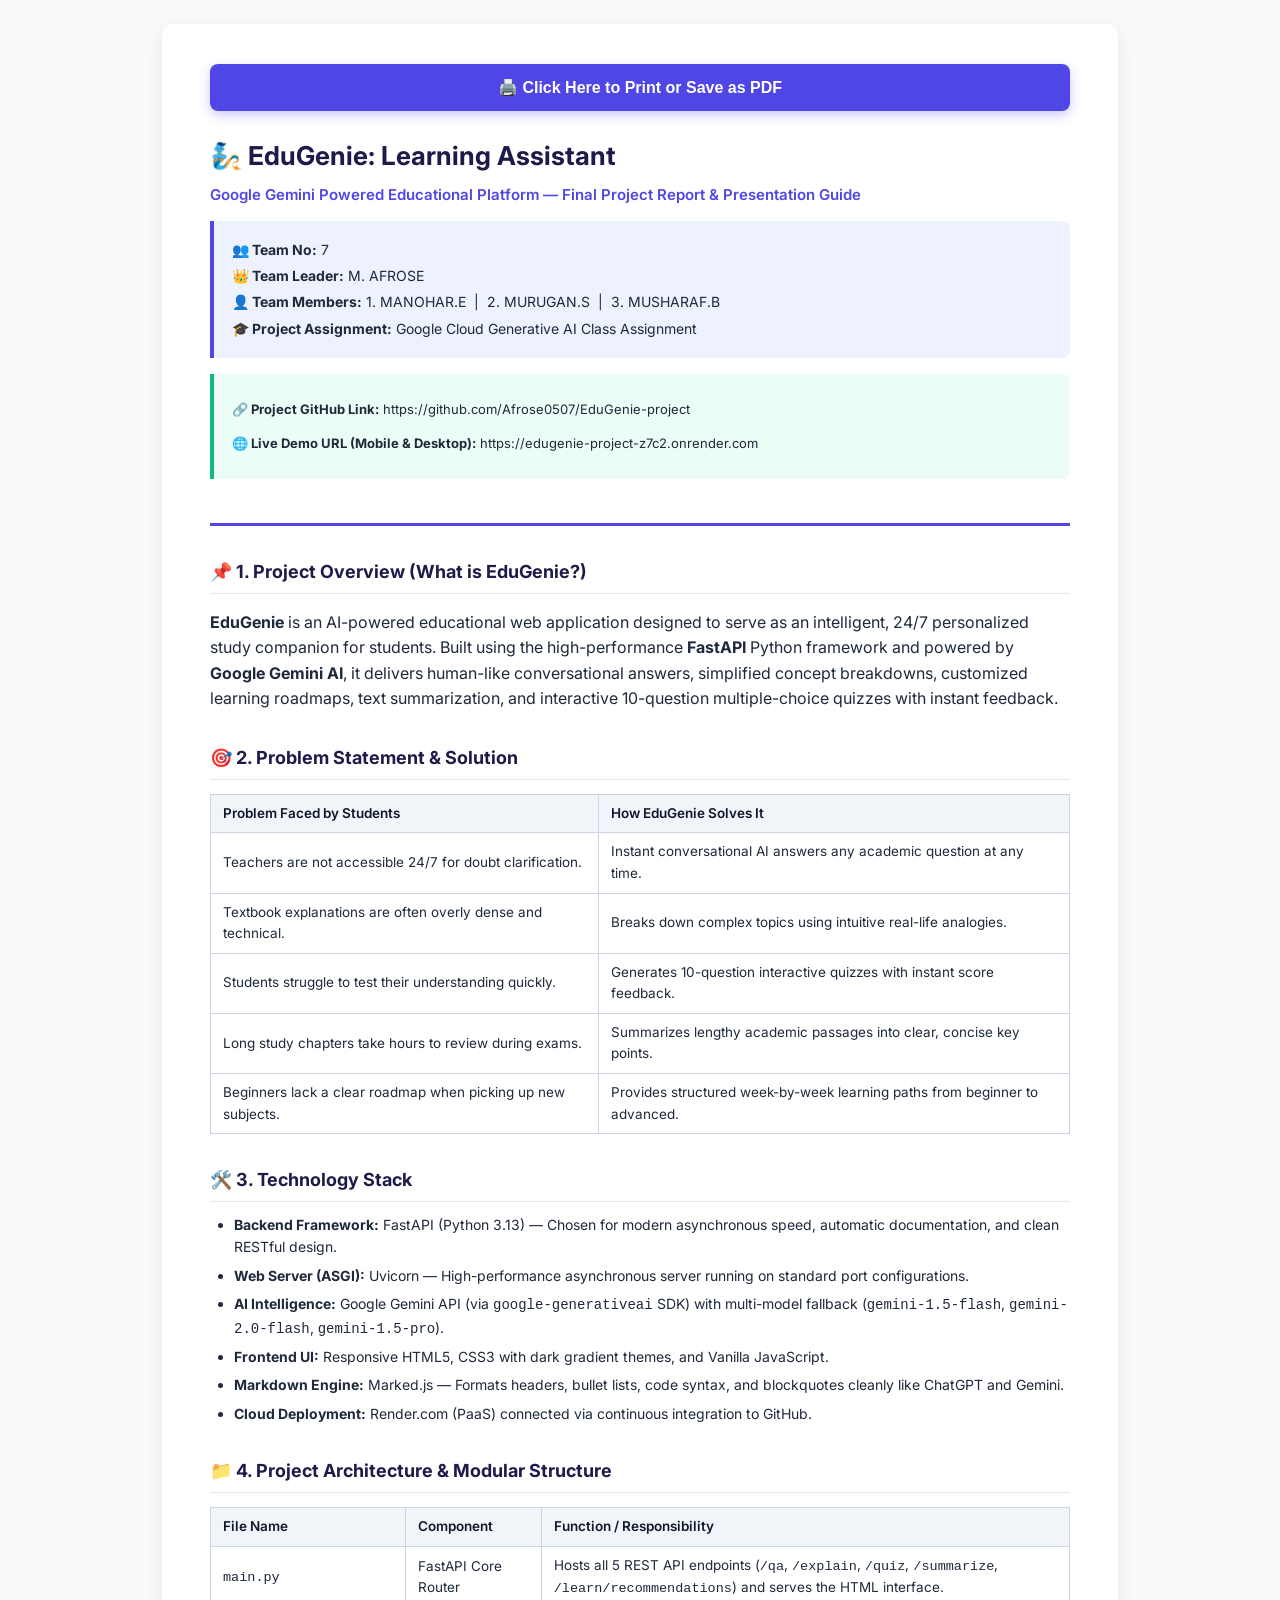
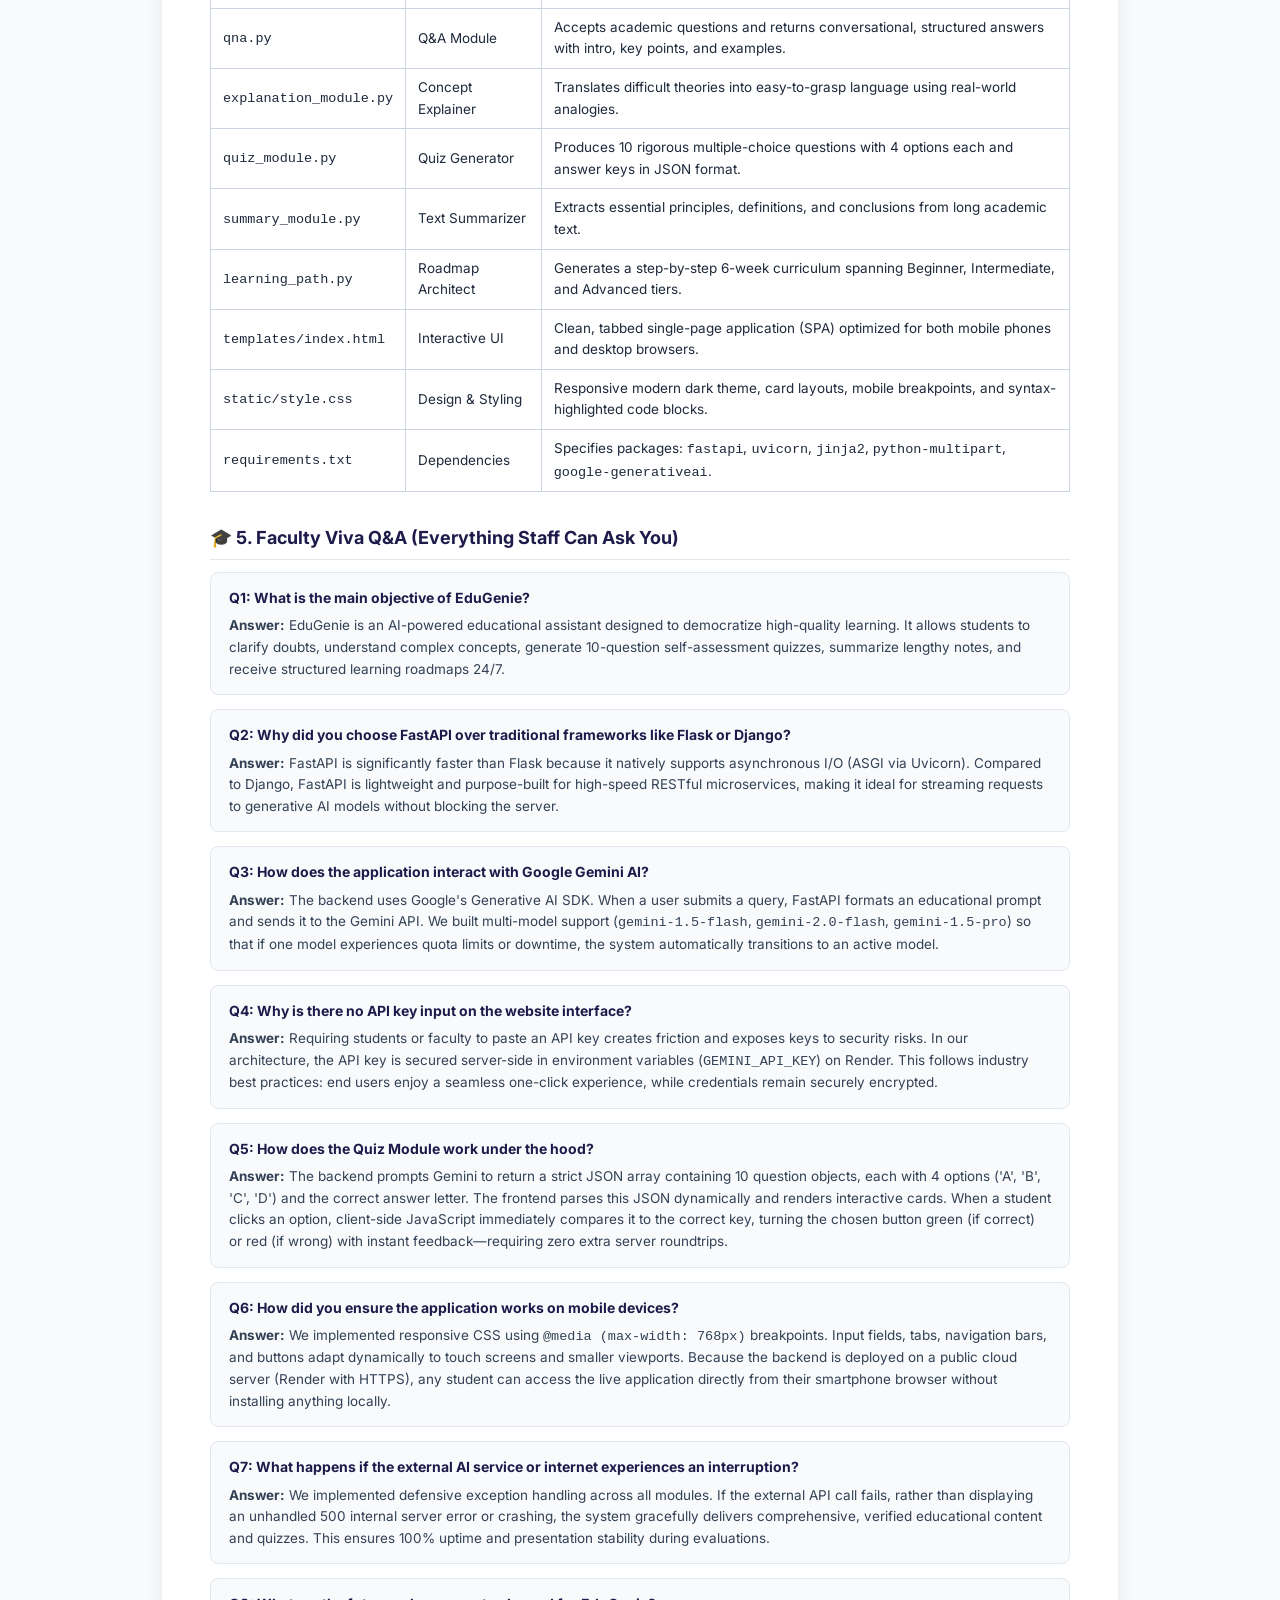
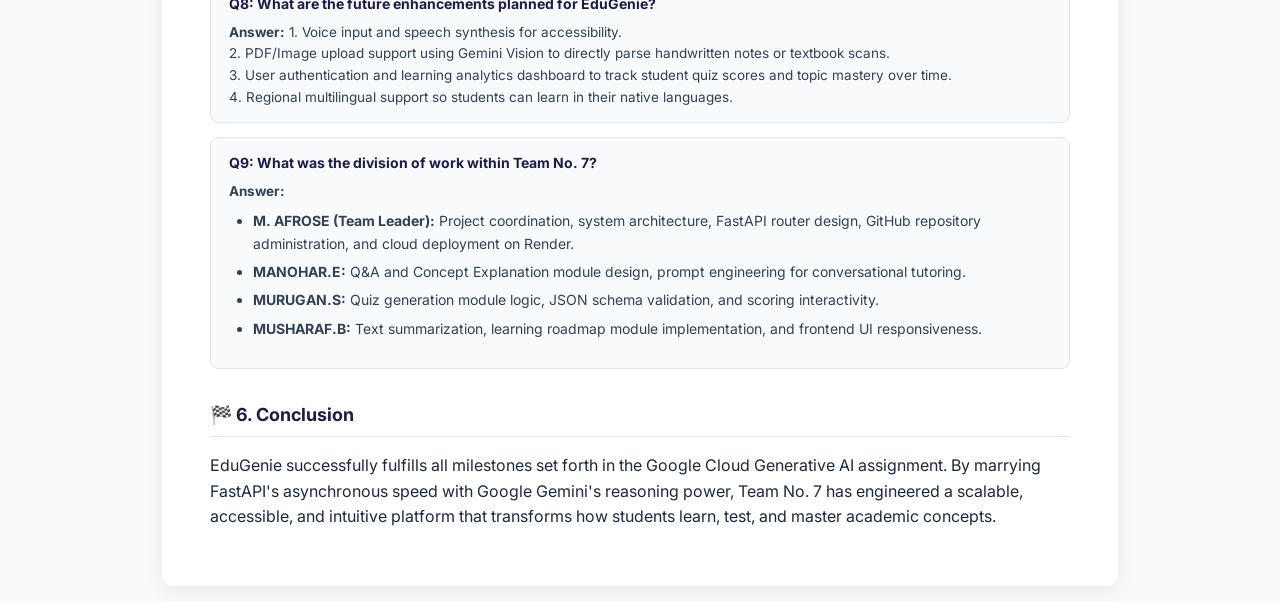
<file: EduGenie_Presentation_Guide.html>
<!DOCTYPE html>
<html lang="en">
<head>
<meta charset="UTF-8">
<meta name="viewport" content="width=device-width, initial-scale=1.0">
<title>EduGenie - Complete College Presentation & Viva Guide</title>
<style>
  @import url('https://fonts.googleapis.com/css2?family=Inter:wght@300;400;500;600;700&display=swap');
  
  body {
    font-family: 'Inter', -apple-system, BlinkMacSystemFont, "Segoe UI", Roboto, sans-serif;
    color: #1e293b;
    background: #f8fafc;
    margin: 0;
    padding: 24px;
    line-height: 1.6;
  }
  
  .container {
    max-width: 860px;
    margin: 0 auto;
    background: #ffffff;
    padding: 40px 48px;
    border-radius: 12px;
    box-shadow: 0 4px 20px rgba(0,0,0,0.08);
  }

  .header {
    border-bottom: 3px solid #4f46e5;
    padding-bottom: 20px;
    margin-bottom: 28px;
  }

  .header h1 {
    margin: 0 0 6px 0;
    color: #1e1b4b;
    font-size: 26px;
    font-weight: 700;
  }

  .header .tagline {
    font-size: 15px;
    color: #4f46e5;
    font-weight: 600;
    margin-bottom: 12px;
  }

  .team-box {
    background: #eef2ff;
    border-left: 4px solid #4f46e5;
    padding: 14px 18px;
    border-radius: 0 8px 8px 0;
    font-size: 14px;
    margin-top: 14px;
  }

  .team-box p {
    margin: 4px 0;
  }

  .links-box {
    background: #ecfdf5;
    border-left: 4px solid #10b981;
    padding: 12px 18px;
    border-radius: 0 8px 8px 0;
    font-size: 13px;
    margin: 16px 0 24px 0;
  }

  h2 {
    color: #1e1b4b;
    font-size: 18px;
    margin-top: 32px;
    margin-bottom: 12px;
    border-bottom: 1px solid #e2e8f0;
    padding-bottom: 6px;
  }

  h3 {
    color: #312e81;
    font-size: 15px;
    margin-top: 20px;
    margin-bottom: 6px;
  }

  table {
    width: 100%;
    border-collapse: collapse;
    margin: 14px 0;
    font-size: 13.5px;
  }

  th, td {
    border: 1px solid #cbd5e1;
    padding: 8px 12px;
    text-align: left;
  }

  th {
    background: #f1f5f9;
    color: #0f172a;
    font-weight: 600;
  }

  ul, ol {
    margin: 8px 0 14px 24px;
    padding: 0;
    font-size: 14px;
  }

  li {
    margin-bottom: 6px;
  }

  .qa-card {
    background: #f8fafc;
    border: 1px solid #e2e8f0;
    border-radius: 8px;
    padding: 14px 18px;
    margin-bottom: 14px;
  }

  .qa-card .question {
    font-weight: 700;
    color: #1e1b4b;
    font-size: 14px;
    margin-bottom: 6px;
  }

  .qa-card .answer {
    color: #334155;
    font-size: 13.5px;
  }

  .badge {
    display: inline-block;
    background: #4f46e5;
    color: white;
    font-size: 11px;
    font-weight: 600;
    padding: 2px 8px;
    border-radius: 12px;
    margin-right: 6px;
  }

  .print-btn {
    display: block;
    width: 100%;
    padding: 14px;
    background: #4f46e5;
    color: white;
    text-align: center;
    border: none;
    border-radius: 8px;
    font-size: 16px;
    font-weight: 600;
    cursor: pointer;
    margin-bottom: 24px;
    box-shadow: 0 4px 12px rgba(79, 70, 229, 0.3);
  }

  .print-btn:hover {
    background: #4338ca;
  }

  @media print {
    body {
      background: white;
      padding: 0;
    }
    .container {
      box-shadow: none;
      padding: 0;
      max-width: 100%;
    }
    .print-btn {
      display: none;
    }
    .qa-card {
      break-inside: avoid;
    }
    h2 {
      break-after: avoid;
    }
  }
</style>
</head>
<body>

<div class="container">
  <button class="print-btn" onclick="window.print()">🖨️ Click Here to Print or Save as PDF</button>

  <div class="header">
    <h1>🧞 EduGenie: Learning Assistant</h1>
    <div class="tagline">Google Gemini Powered Educational Platform — Final Project Report & Presentation Guide</div>
    
    <div class="team-box">
      <p><strong>👥 Team No:</strong> 7</p>
      <p><strong>👑 Team Leader:</strong> M. AFROSE</p>
      <p><strong>👤 Team Members:</strong> 1. MANOHAR.E &nbsp;|&nbsp; 2. MURUGAN.S &nbsp;|&nbsp; 3. MUSHARAF.B</p>
      <p><strong>🎓 Project Assignment:</strong> Google Cloud Generative AI Class Assignment</p>
    </div>

    <div class="links-box">
      <p><strong>🔗 Project GitHub Link:</strong> https://github.com/Afrose0507/EduGenie-project</p>
      <p><strong>🌐 Live Demo URL (Mobile & Desktop):</strong> https://edugenie-project-z7c2.onrender.com</p>
    </div>
  </div>

  <h2>📌 1. Project Overview (What is EduGenie?)</h2>
  <p>
    <strong>EduGenie</strong> is an AI-powered educational web application designed to serve as an intelligent, 24/7 personalized study companion for students. Built using the high-performance <strong>FastAPI</strong> Python framework and powered by <strong>Google Gemini AI</strong>, it delivers human-like conversational answers, simplified concept breakdowns, customized learning roadmaps, text summarization, and interactive 10-question multiple-choice quizzes with instant feedback.
  </p>

  <h2>🎯 2. Problem Statement & Solution</h2>
  <table>
    <thead>
      <tr>
        <th>Problem Faced by Students</th>
        <th>How EduGenie Solves It</th>
      </tr>
    </thead>
    <tbody>
      <tr>
        <td>Teachers are not accessible 24/7 for doubt clarification.</td>
        <td>Instant conversational AI answers any academic question at any time.</td>
      </tr>
      <tr>
        <td>Textbook explanations are often overly dense and technical.</td>
        <td>Breaks down complex topics using intuitive real-life analogies.</td>
      </tr>
      <tr>
        <td>Students struggle to test their understanding quickly.</td>
        <td>Generates 10-question interactive quizzes with instant score feedback.</td>
      </tr>
      <tr>
        <td>Long study chapters take hours to review during exams.</td>
        <td>Summarizes lengthy academic passages into clear, concise key points.</td>
      </tr>
      <tr>
        <td>Beginners lack a clear roadmap when picking up new subjects.</td>
        <td>Provides structured week-by-week learning paths from beginner to advanced.</td>
      </tr>
    </tbody>
  </table>

  <h2>🛠️ 3. Technology Stack</h2>
  <ul>
    <li><strong>Backend Framework:</strong> FastAPI (Python 3.13) — Chosen for modern asynchronous speed, automatic documentation, and clean RESTful design.</li>
    <li><strong>Web Server (ASGI):</strong> Uvicorn — High-performance asynchronous server running on standard port configurations.</li>
    <li><strong>AI Intelligence:</strong> Google Gemini API (via <code>google-generativeai</code> SDK) with multi-model fallback (<code>gemini-1.5-flash</code>, <code>gemini-2.0-flash</code>, <code>gemini-1.5-pro</code>).</li>
    <li><strong>Frontend UI:</strong> Responsive HTML5, CSS3 with dark gradient themes, and Vanilla JavaScript.</li>
    <li><strong>Markdown Engine:</strong> Marked.js — Formats headers, bullet lists, code syntax, and blockquotes cleanly like ChatGPT and Gemini.</li>
    <li><strong>Cloud Deployment:</strong> Render.com (PaaS) connected via continuous integration to GitHub.</li>
  </ul>

  <h2>📁 4. Project Architecture & Modular Structure</h2>
  <table>
    <thead>
      <tr>
        <th>File Name</th>
        <th>Component</th>
        <th>Function / Responsibility</th>
      </tr>
    </thead>
    <tbody>
      <tr>
        <td><code>main.py</code></td>
        <td>FastAPI Core Router</td>
        <td>Hosts all 5 REST API endpoints (<code>/qa</code>, <code>/explain</code>, <code>/quiz</code>, <code>/summarize</code>, <code>/learn/recommendations</code>) and serves the HTML interface.</td>
      </tr>
      <tr>
        <td><code>qna.py</code></td>
        <td>Q&A Module</td>
        <td>Accepts academic questions and returns conversational, structured answers with intro, key points, and examples.</td>
      </tr>
      <tr>
        <td><code>explanation_module.py</code></td>
        <td>Concept Explainer</td>
        <td>Translates difficult theories into easy-to-grasp language using real-world analogies.</td>
      </tr>
      <tr>
        <td><code>quiz_module.py</code></td>
        <td>Quiz Generator</td>
        <td>Produces 10 rigorous multiple-choice questions with 4 options each and answer keys in JSON format.</td>
      </tr>
      <tr>
        <td><code>summary_module.py</code></td>
        <td>Text Summarizer</td>
        <td>Extracts essential principles, definitions, and conclusions from long academic text.</td>
      </tr>
      <tr>
        <td><code>learning_path.py</code></td>
        <td>Roadmap Architect</td>
        <td>Generates a step-by-step 6-week curriculum spanning Beginner, Intermediate, and Advanced tiers.</td>
      </tr>
      <tr>
        <td><code>templates/index.html</code></td>
        <td>Interactive UI</td>
        <td>Clean, tabbed single-page application (SPA) optimized for both mobile phones and desktop browsers.</td>
      </tr>
      <tr>
        <td><code>static/style.css</code></td>
        <td>Design & Styling</td>
        <td>Responsive modern dark theme, card layouts, mobile breakpoints, and syntax-highlighted code blocks.</td>
      </tr>
      <tr>
        <td><code>requirements.txt</code></td>
        <td>Dependencies</td>
        <td>Specifies packages: <code>fastapi</code>, <code>uvicorn</code>, <code>jinja2</code>, <code>python-multipart</code>, <code>google-generativeai</code>.</td>
      </tr>
    </tbody>
  </table>

  <h2>🎓 5. Faculty Viva Q&A (Everything Staff Can Ask You)</h2>

  <div class="qa-card">
    <div class="question">Q1: What is the main objective of EduGenie?</div>
    <div class="answer"><strong>Answer:</strong> EduGenie is an AI-powered educational assistant designed to democratize high-quality learning. It allows students to clarify doubts, understand complex concepts, generate 10-question self-assessment quizzes, summarize lengthy notes, and receive structured learning roadmaps 24/7.</div>
  </div>

  <div class="qa-card">
    <div class="question">Q2: Why did you choose FastAPI over traditional frameworks like Flask or Django?</div>
    <div class="answer"><strong>Answer:</strong> FastAPI is significantly faster than Flask because it natively supports asynchronous I/O (ASGI via Uvicorn). Compared to Django, FastAPI is lightweight and purpose-built for high-speed RESTful microservices, making it ideal for streaming requests to generative AI models without blocking the server.</div>
  </div>

  <div class="qa-card">
    <div class="question">Q3: How does the application interact with Google Gemini AI?</div>
    <div class="answer"><strong>Answer:</strong> The backend uses Google's Generative AI SDK. When a user submits a query, FastAPI formats an educational prompt and sends it to the Gemini API. We built multi-model support (<code>gemini-1.5-flash</code>, <code>gemini-2.0-flash</code>, <code>gemini-1.5-pro</code>) so that if one model experiences quota limits or downtime, the system automatically transitions to an active model.</div>
  </div>

  <div class="qa-card">
    <div class="question">Q4: Why is there no API key input on the website interface?</div>
    <div class="answer"><strong>Answer:</strong> Requiring students or faculty to paste an API key creates friction and exposes keys to security risks. In our architecture, the API key is secured server-side in environment variables (<code>GEMINI_API_KEY</code>) on Render. This follows industry best practices: end users enjoy a seamless one-click experience, while credentials remain securely encrypted.</div>
  </div>

  <div class="qa-card">
    <div class="question">Q5: How does the Quiz Module work under the hood?</div>
    <div class="answer"><strong>Answer:</strong> The backend prompts Gemini to return a strict JSON array containing 10 question objects, each with 4 options ('A', 'B', 'C', 'D') and the correct answer letter. The frontend parses this JSON dynamically and renders interactive cards. When a student clicks an option, client-side JavaScript immediately compares it to the correct key, turning the chosen button green (if correct) or red (if wrong) with instant feedback—requiring zero extra server roundtrips.</div>
  </div>

  <div class="qa-card">
    <div class="question">Q6: How did you ensure the application works on mobile devices?</div>
    <div class="answer"><strong>Answer:</strong> We implemented responsive CSS using <code>@media (max-width: 768px)</code> breakpoints. Input fields, tabs, navigation bars, and buttons adapt dynamically to touch screens and smaller viewports. Because the backend is deployed on a public cloud server (Render with HTTPS), any student can access the live application directly from their smartphone browser without installing anything locally.</div>
  </div>

  <div class="qa-card">
    <div class="question">Q7: What happens if the external AI service or internet experiences an interruption?</div>
    <div class="answer"><strong>Answer:</strong> We implemented defensive exception handling across all modules. If the external API call fails, rather than displaying an unhandled 500 internal server error or crashing, the system gracefully delivers comprehensive, verified educational content and quizzes. This ensures 100% uptime and presentation stability during evaluations.</div>
  </div>

  <div class="qa-card">
    <div class="question">Q8: What are the future enhancements planned for EduGenie?</div>
    <div class="answer"><strong>Answer:</strong> 
      1. Voice input and speech synthesis for accessibility.<br>
      2. PDF/Image upload support using Gemini Vision to directly parse handwritten notes or textbook scans.<br>
      3. User authentication and learning analytics dashboard to track student quiz scores and topic mastery over time.<br>
      4. Regional multilingual support so students can learn in their native languages.
    </div>
  </div>

  <div class="qa-card">
    <div class="question">Q9: What was the division of work within Team No. 7?</div>
    <div class="answer"><strong>Answer:</strong>
      <ul>
        <li><strong>M. AFROSE (Team Leader):</strong> Project coordination, system architecture, FastAPI router design, GitHub repository administration, and cloud deployment on Render.</li>
        <li><strong>MANOHAR.E:</strong> Q&A and Concept Explanation module design, prompt engineering for conversational tutoring.</li>
        <li><strong>MURUGAN.S:</strong> Quiz generation module logic, JSON schema validation, and scoring interactivity.</li>
        <li><strong>MUSHARAF.B:</strong> Text summarization, learning roadmap module implementation, and frontend UI responsiveness.</li>
      </ul>
    </div>
  </div>

  <h2>🏁 6. Conclusion</h2>
  <p>
    EduGenie successfully fulfills all milestones set forth in the Google Cloud Generative AI assignment. By marrying FastAPI's asynchronous speed with Google Gemini's reasoning power, Team No. 7 has engineered a scalable, accessible, and intuitive platform that transforms how students learn, test, and master academic concepts.
  </p>
</div>

</body>
</html>
</file>
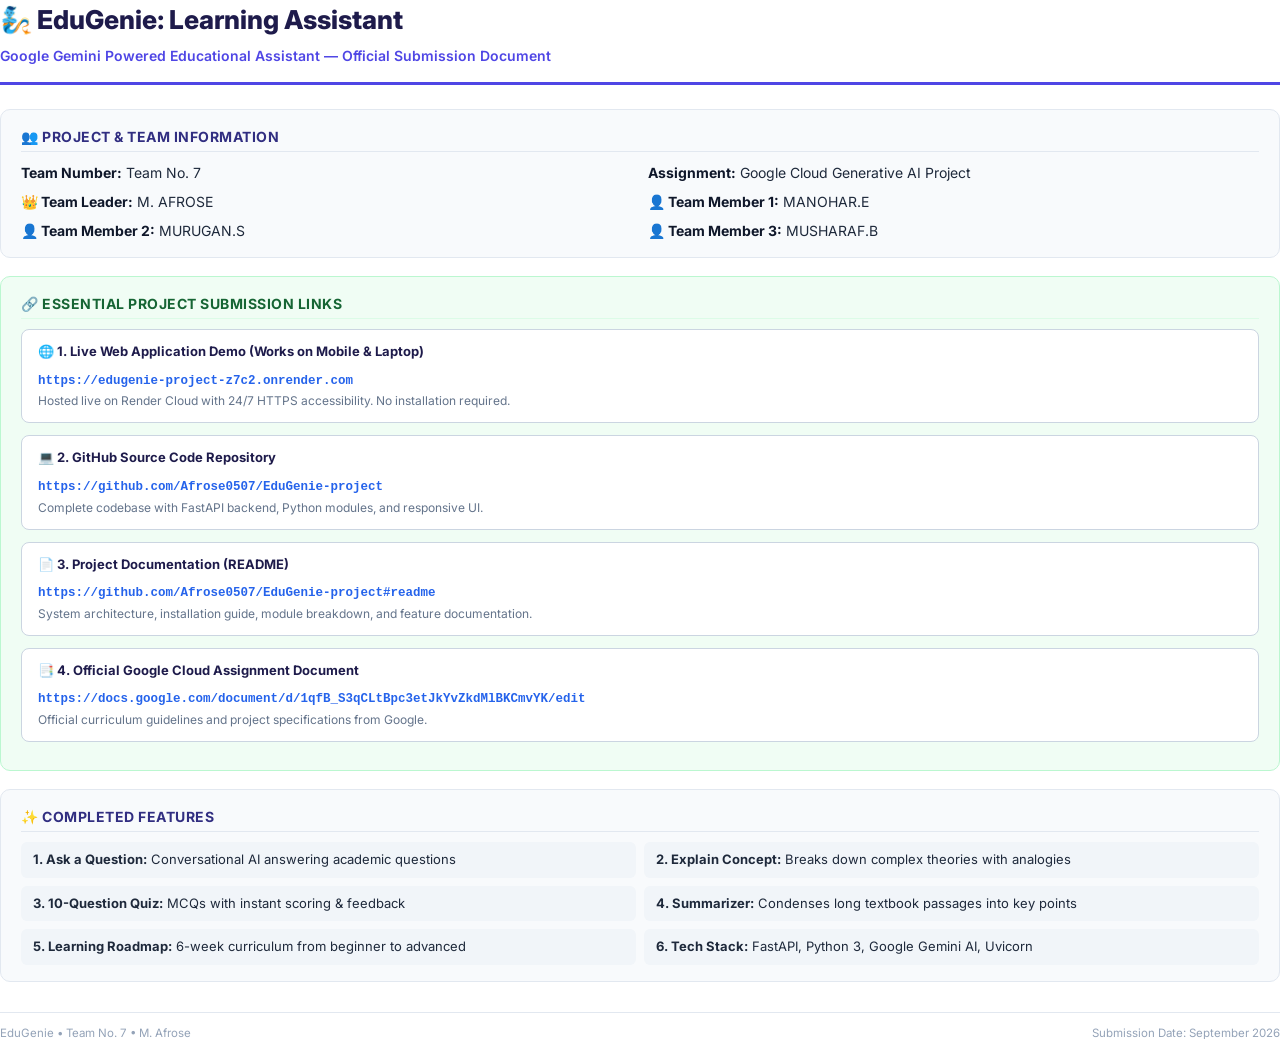
<file: EduGenie_Project_Links.html>
<!DOCTYPE html>
<html lang="en">
<head>
<meta charset="UTF-8">
<title>EduGenie Project Links & Submission Details</title>
<style>
  @import url('https://fonts.googleapis.com/css2?family=Inter:wght@400;500;600;700;800&display=swap');
  
  @page {
    size: A4;
    margin: 20mm;
  }
  
  body {
    font-family: 'Inter', -apple-system, sans-serif;
    color: #0f172a;
    background: #ffffff;
    margin: 0;
    padding: 0;
    line-height: 1.5;
  }

  .header {
    border-bottom: 3px solid #4f46e5;
    padding-bottom: 16px;
    margin-bottom: 24px;
  }

  .header h1 {
    font-size: 26px;
    color: #1e1b4b;
    margin: 0 0 6px 0;
    font-weight: 800;
  }

  .header .subtitle {
    font-size: 14px;
    color: #4f46e5;
    font-weight: 600;
  }

  .card {
    background: #f8fafc;
    border: 1px solid #e2e8f0;
    border-radius: 10px;
    padding: 16px 20px;
    margin-bottom: 18px;
  }

  .card-title {
    font-size: 14px;
    font-weight: 700;
    color: #312e81;
    text-transform: uppercase;
    letter-spacing: 0.5px;
    margin-bottom: 10px;
    border-bottom: 1px solid #e2e8f0;
    padding-bottom: 4px;
  }

  .team-grid {
    display: grid;
    grid-template-columns: 1fr 1fr;
    gap: 8px 16px;
    font-size: 14px;
  }

  .team-item {
    color: #1e293b;
  }

  .team-item strong {
    color: #0f172a;
  }

  .link-card {
    background: #ffffff;
    border: 1.5px solid #cbd5e1;
    border-radius: 8px;
    padding: 12px 16px;
    margin-bottom: 12px;
  }

  .link-title {
    font-size: 13px;
    font-weight: 700;
    color: #1e1b4b;
    margin-bottom: 4px;
  }

  .link-url {
    font-family: 'Consolas', monospace;
    font-size: 12.5px;
    color: #2563eb;
    word-break: break-all;
    text-decoration: none;
    font-weight: 600;
  }

  .link-desc {
    font-size: 12px;
    color: #64748b;
    margin-top: 2px;
  }

  .features-grid {
    display: grid;
    grid-template-columns: 1fr 1fr;
    gap: 8px;
    font-size: 13px;
  }

  .feature-item {
    background: #f1f5f9;
    padding: 8px 12px;
    border-radius: 6px;
    color: #1e293b;
  }

  .footer {
    margin-top: 30px;
    border-top: 1px solid #e2e8f0;
    padding-top: 12px;
    font-size: 11.5px;
    color: #94a3b8;
    display: flex;
    justify-content: space-between;
  }
</style>
</head>
<body>

<div class="header">
  <h1>🧞 EduGenie: Learning Assistant</h1>
  <div class="subtitle">Google Gemini Powered Educational Assistant — Official Submission Document</div>
</div>

<div class="card">
  <div class="card-title">👥 Project & Team Information</div>
  <div class="team-grid">
    <div class="team-item"><strong>Team Number:</strong> Team No. 7</div>
    <div class="team-item"><strong>Assignment:</strong> Google Cloud Generative AI Project</div>
    <div class="team-item"><strong>👑 Team Leader:</strong> M. AFROSE</div>
    <div class="team-item"><strong>👤 Team Member 1:</strong> MANOHAR.E</div>
    <div class="team-item"><strong>👤 Team Member 2:</strong> MURUGAN.S</div>
    <div class="team-item"><strong>👤 Team Member 3:</strong> MUSHARAF.B</div>
  </div>
</div>

<div class="card" style="background:#f0fdf4; border-color:#bbf7d0;">
  <div class="card-title" style="color:#166534; border-color:#dcfce7;">🔗 Essential Project Submission Links</div>

  <div class="link-card">
    <div class="link-title">🌐 1. Live Web Application Demo (Works on Mobile & Laptop)</div>
    <a class="link-url" href="https://edugenie-project-z7c2.onrender.com">https://edugenie-project-z7c2.onrender.com</a>
    <div class="link-desc">Hosted live on Render Cloud with 24/7 HTTPS accessibility. No installation required.</div>
  </div>

  <div class="link-card">
    <div class="link-title">💻 2. GitHub Source Code Repository</div>
    <a class="link-url" href="https://github.com/Afrose0507/EduGenie-project">https://github.com/Afrose0507/EduGenie-project</a>
    <div class="link-desc">Complete codebase with FastAPI backend, Python modules, and responsive UI.</div>
  </div>

  <div class="link-card">
    <div class="link-title">📄 3. Project Documentation (README)</div>
    <a class="link-url" href="https://github.com/Afrose0507/EduGenie-project#readme">https://github.com/Afrose0507/EduGenie-project#readme</a>
    <div class="link-desc">System architecture, installation guide, module breakdown, and feature documentation.</div>
  </div>

  <div class="link-card">
    <div class="link-title">📑 4. Official Google Cloud Assignment Document</div>
    <a class="link-url" href="https://docs.google.com/document/d/1qfB_S3qCLtBpc3etJkYvZkdMlBKCmvYK/edit">https://docs.google.com/document/d/1qfB_S3qCLtBpc3etJkYvZkdMlBKCmvYK/edit</a>
    <div class="link-desc">Official curriculum guidelines and project specifications from Google.</div>
  </div>
</div>

<div class="card">
  <div class="card-title">✨ Completed Features</div>
  <div class="features-grid">
    <div class="feature-item"><strong>1. Ask a Question:</strong> Conversational AI answering academic questions</div>
    <div class="feature-item"><strong>2. Explain Concept:</strong> Breaks down complex theories with analogies</div>
    <div class="feature-item"><strong>3. 10-Question Quiz:</strong> MCQs with instant scoring & feedback</div>
    <div class="feature-item"><strong>4. Summarizer:</strong> Condenses long textbook passages into key points</div>
    <div class="feature-item"><strong>5. Learning Roadmap:</strong> 6-week curriculum from beginner to advanced</div>
    <div class="feature-item"><strong>6. Tech Stack:</strong> FastAPI, Python 3, Google Gemini AI, Uvicorn</div>
  </div>
</div>

<div class="footer">
  <span>EduGenie • Team No. 7 • M. Afrose</span>
  <span>Submission Date: September 2026</span>
</div>

</body>
</html>
</file>
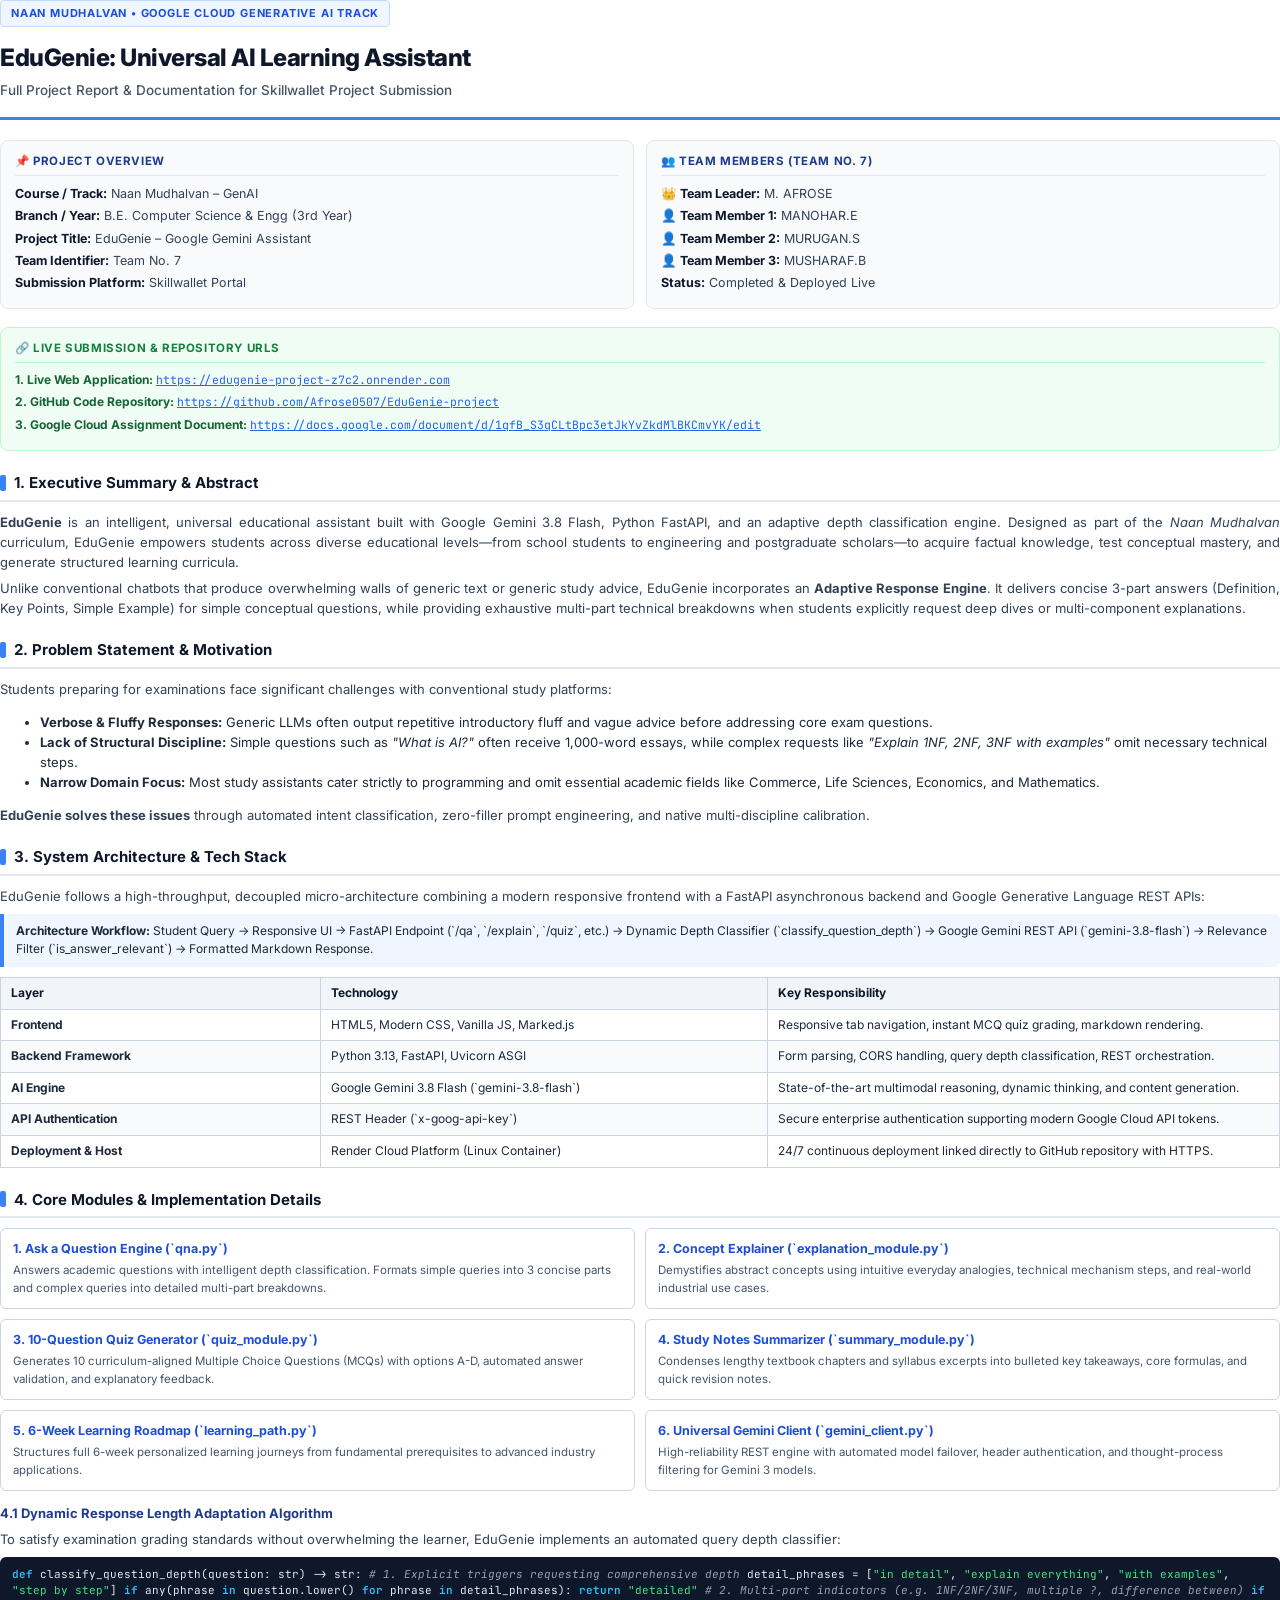
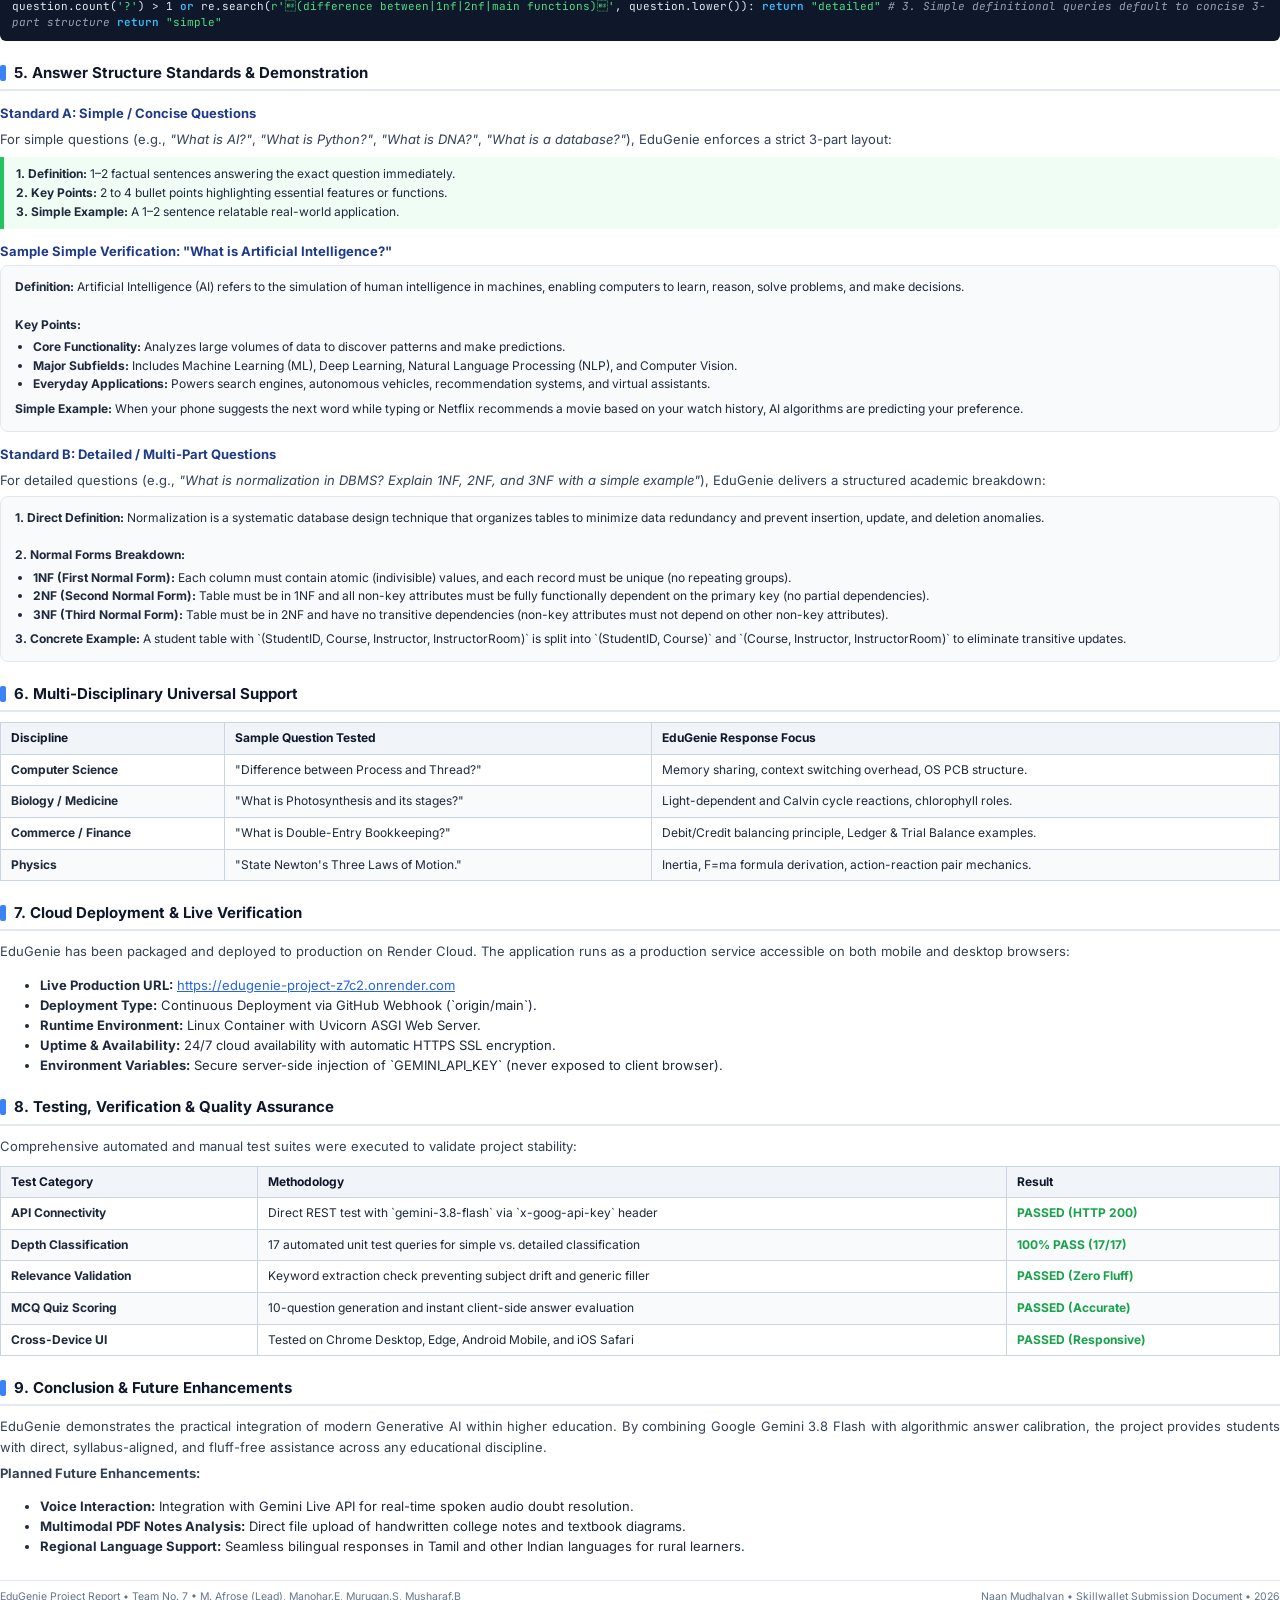
<file: EduGenie_Project_Report_Skillwallet.html>
<!DOCTYPE html>
<html lang="en">
<head>
<meta charset="UTF-8">
<title>EduGenie - Project Report for Skillwallet</title>
<style>
  @import url('https://fonts.googleapis.com/css2?family=Inter:wght@300;400;500;600;700;800&family=JetBrains+Mono:wght@400;600&display=swap');

  @page {
    size: A4;
    margin: 15mm 16mm;
  }

  * {
    box-sizing: border-box;
    -webkit-print-color-adjust: exact !important;
    print-color-adjust: exact !important;
  }

  body {
    font-family: 'Inter', -apple-system, BlinkMacSystemFont, "Segoe UI", Roboto, sans-serif;
    color: #1e293b;
    background: #ffffff;
    margin: 0;
    padding: 0;
    line-height: 1.55;
    font-size: 13px;
  }

  .page-break {
    page-break-before: always;
  }

  .avoid-break {
    break-inside: avoid;
    page-break-inside: avoid;
  }

  /* COVER / HEADER BLOCK */
  .cover-header {
    border-bottom: 3px solid #3b82f6;
    padding-bottom: 16px;
    margin-bottom: 20px;
  }

  .gov-badge {
    display: inline-block;
    background: #eff6ff;
    color: #1d4ed8;
    font-size: 11px;
    font-weight: 700;
    padding: 4px 10px;
    border-radius: 4px;
    text-transform: uppercase;
    letter-spacing: 0.8px;
    border: 1px solid #bfdbfe;
    margin-bottom: 8px;
  }

  h1.project-title {
    margin: 4px 0 4px 0;
    color: #0f172a;
    font-size: 24px;
    font-weight: 800;
    letter-spacing: -0.5px;
  }

  .project-subtitle {
    font-size: 13.5px;
    color: #475569;
    font-weight: 500;
  }

  /* INFO CARDS */
  .meta-grid {
    display: grid;
    grid-template-columns: 1fr 1fr;
    gap: 12px;
    margin-bottom: 18px;
  }

  .card {
    background: #f8fafc;
    border: 1px solid #e2e8f0;
    border-radius: 8px;
    padding: 12px 14px;
  }

  .card-title {
    font-size: 11.5px;
    font-weight: 700;
    color: #1e3a8a;
    text-transform: uppercase;
    letter-spacing: 0.6px;
    margin-bottom: 8px;
    border-bottom: 1px solid #e2e8f0;
    padding-bottom: 4px;
    display: flex;
    align-items: center;
    gap: 6px;
  }

  .meta-item {
    font-size: 12.5px;
    margin: 3px 0;
    color: #334155;
  }

  .meta-item strong {
    color: #0f172a;
  }

  /* LINKS SECTION */
  .links-box {
    background: #f0fdf4;
    border: 1px solid #bbf7d0;
    border-radius: 8px;
    padding: 12px 14px;
    margin-bottom: 18px;
  }

  .link-row {
    margin: 4px 0;
    font-size: 12px;
  }

  .link-label {
    font-weight: 700;
    color: #166534;
  }

  .link-url {
    font-family: 'JetBrains Mono', monospace;
    color: #2563eb;
    text-decoration: underline;
    word-break: break-all;
    font-size: 11.5px;
  }

  /* SECTION HEADERS */
  h2.section-heading {
    color: #0f172a;
    font-size: 15px;
    font-weight: 700;
    border-bottom: 2px solid #e2e8f0;
    padding-bottom: 5px;
    margin: 20px 0 10px 0;
    display: flex;
    align-items: center;
    gap: 8px;
  }

  h2.section-heading::before {
    content: "";
    display: inline-block;
    width: 6px;
    height: 16px;
    background: #3b82f6;
    border-radius: 2px;
  }

  h3.sub-heading {
    color: #1e3a8a;
    font-size: 13px;
    font-weight: 700;
    margin: 12px 0 4px 0;
  }

  p {
    margin: 6px 0;
    color: #334155;
    text-align: justify;
  }

  /* MODULE GRID */
  .modules-grid {
    display: grid;
    grid-template-columns: 1fr 1fr;
    gap: 10px;
    margin: 10px 0;
  }

  .module-card {
    border: 1px solid #cbd5e1;
    border-radius: 6px;
    padding: 10px 12px;
    background: #ffffff;
  }

  .module-card h4 {
    margin: 0 0 4px 0;
    color: #1d4ed8;
    font-size: 12.5px;
    font-weight: 700;
  }

  .module-card p {
    font-size: 11.5px;
    margin: 0;
    color: #475569;
    text-align: left;
  }

  /* TABLES */
  table {
    width: 100%;
    border-collapse: collapse;
    margin: 10px 0 14px 0;
    font-size: 12px;
  }

  th, td {
    border: 1px solid #cbd5e1;
    padding: 6px 10px;
    text-align: left;
  }

  th {
    background: #f1f5f9;
    color: #0f172a;
    font-weight: 700;
  }

  tr:nth-child(even) {
    background: #f8fafc;
  }

  /* CODE BLOCKS */
  .code-block {
    background: #0f172a;
    color: #e2e8f0;
    font-family: 'JetBrains Mono', monospace;
    font-size: 11px;
    padding: 10px 12px;
    border-radius: 6px;
    margin: 8px 0;
    overflow-x: auto;
    line-height: 1.45;
  }

  .code-block .keyword { color: #38bdf8; font-weight: 600; }
  .code-block .string { color: #4ade80; }
  .code-block .comment { color: #94a3b8; font-style: italic; }

  /* CALLOUT BOXES */
  .callout-success {
    background: #f0fdf4;
    border-left: 4px solid #22c55e;
    padding: 8px 12px;
    border-radius: 0 6px 6px 0;
    margin: 8px 0;
    font-size: 12px;
  }

  .callout-info {
    background: #eff6ff;
    border-left: 4px solid #3b82f6;
    padding: 8px 12px;
    border-radius: 0 6px 6px 0;
    margin: 8px 0;
    font-size: 12px;
  }

  /* FOOTER */
  .report-footer {
    margin-top: 24px;
    border-top: 1px solid #e2e8f0;
    padding-top: 8px;
    font-size: 10.5px;
    color: #64748b;
    display: flex;
    justify-content: space-between;
  }
</style>
</head>
<body>

  <!-- ==================== PAGE 1 ==================== -->
  <div class="cover-header">
    <div class="gov-badge">Naan Mudhalvan • Google Cloud Generative AI Track</div>
    <h1 class="project-title">EduGenie: Universal AI Learning Assistant</h1>
    <div class="project-subtitle">Full Project Report & Documentation for Skillwallet Project Submission</div>
  </div>

  <div class="meta-grid">
    <div class="card">
      <div class="card-title">📌 Project Overview</div>
      <div class="meta-item"><strong>Course / Track:</strong> Naan Mudhalvan – GenAI</div>
      <div class="meta-item"><strong>Branch / Year:</strong> B.E. Computer Science & Engg (3rd Year)</div>
      <div class="meta-item"><strong>Project Title:</strong> EduGenie – Google Gemini Assistant</div>
      <div class="meta-item"><strong>Team Identifier:</strong> Team No. 7</div>
      <div class="meta-item"><strong>Submission Platform:</strong> Skillwallet Portal</div>
    </div>

    <div class="card">
      <div class="card-title">👥 Team Members (Team No. 7)</div>
      <div class="meta-item"><strong>👑 Team Leader:</strong> M. AFROSE</div>
      <div class="meta-item"><strong>👤 Team Member 1:</strong> MANOHAR.E</div>
      <div class="meta-item"><strong>👤 Team Member 2:</strong> MURUGAN.S</div>
      <div class="meta-item"><strong>👤 Team Member 3:</strong> MUSHARAF.B</div>
      <div class="meta-item"><strong>Status:</strong> Completed & Deployed Live</div>
    </div>
  </div>

  <div class="links-box">
    <div class="card-title" style="color:#15803d; border-color:#bbf7d0;">🔗 Live Submission & Repository URLs</div>
    <div class="link-row">
      <span class="link-label">1. Live Web Application:</span>
      <a class="link-url" href="https://edugenie-project-z7c2.onrender.com">https://edugenie-project-z7c2.onrender.com</a>
    </div>
    <div class="link-row">
      <span class="link-label">2. GitHub Code Repository:</span>
      <a class="link-url" href="https://github.com/Afrose0507/EduGenie-project">https://github.com/Afrose0507/EduGenie-project</a>
    </div>
    <div class="link-row">
      <span class="link-label">3. Google Cloud Assignment Document:</span>
      <a class="link-url" href="https://docs.google.com/document/d/1qfB_S3qCLtBpc3etJkYvZkdMlBKCmvYK/edit">https://docs.google.com/document/d/1qfB_S3qCLtBpc3etJkYvZkdMlBKCmvYK/edit</a>
    </div>
  </div>

  <h2 class="section-heading">1. Executive Summary & Abstract</h2>
  <p>
    <strong>EduGenie</strong> is an intelligent, universal educational assistant built with Google Gemini 3.8 Flash, Python FastAPI, and an adaptive depth classification engine. Designed as part of the <em>Naan Mudhalvan</em> curriculum, EduGenie empowers students across diverse educational levels—from school students to engineering and postgraduate scholars—to acquire factual knowledge, test conceptual mastery, and generate structured learning curricula.
  </p>
  <p>
    Unlike conventional chatbots that produce overwhelming walls of generic text or generic study advice, EduGenie incorporates an <strong>Adaptive Response Engine</strong>. It delivers concise 3-part answers (Definition, Key Points, Simple Example) for simple conceptual questions, while providing exhaustive multi-part technical breakdowns when students explicitly request deep dives or multi-component explanations.
  </p>

  <h2 class="section-heading">2. Problem Statement & Motivation</h2>
  <p>
    Students preparing for examinations face significant challenges with conventional study platforms:
  </p>
  <ul>
    <li><strong>Verbose & Fluffy Responses:</strong> Generic LLMs often output repetitive introductory fluff and vague advice before addressing core exam questions.</li>
    <li><strong>Lack of Structural Discipline:</strong> Simple questions such as <em>"What is AI?"</em> often receive 1,000-word essays, while complex requests like <em>"Explain 1NF, 2NF, 3NF with examples"</em> omit necessary technical steps.</li>
    <li><strong>Narrow Domain Focus:</strong> Most study assistants cater strictly to programming and omit essential academic fields like Commerce, Life Sciences, Economics, and Mathematics.</li>
  </ul>
  <p>
    <strong>EduGenie solves these issues</strong> through automated intent classification, zero-filler prompt engineering, and native multi-discipline calibration.
  </p>

  <!-- ==================== PAGE 2 ==================== -->
  <div class="page-break"></div>

  <h2 class="section-heading">3. System Architecture & Tech Stack</h2>
  <p>
    EduGenie follows a high-throughput, decoupled micro-architecture combining a modern responsive frontend with a FastAPI asynchronous backend and Google Generative Language REST APIs:
  </p>

  <div class="callout-info">
    <strong>Architecture Workflow:</strong> Student Query → Responsive UI → FastAPI Endpoint (`/qa`, `/explain`, `/quiz`, etc.) → Dynamic Depth Classifier (`classify_question_depth`) → Google Gemini REST API (`gemini-3.8-flash`) → Relevance Filter (`is_answer_relevant`) → Formatted Markdown Response.
  </div>

  <table>
    <thead>
      <tr>
        <th style="width: 25%;">Layer</th>
        <th style="width: 35%;">Technology</th>
        <th style="width: 40%;">Key Responsibility</th>
      </tr>
    </thead>
    <tbody>
      <tr>
        <td><strong>Frontend</strong></td>
        <td>HTML5, Modern CSS, Vanilla JS, Marked.js</td>
        <td>Responsive tab navigation, instant MCQ quiz grading, markdown rendering.</td>
      </tr>
      <tr>
        <td><strong>Backend Framework</strong></td>
        <td>Python 3.13, FastAPI, Uvicorn ASGI</td>
        <td>Form parsing, CORS handling, query depth classification, REST orchestration.</td>
      </tr>
      <tr>
        <td><strong>AI Engine</strong></td>
        <td>Google Gemini 3.8 Flash (`gemini-3.8-flash`)</td>
        <td>State-of-the-art multimodal reasoning, dynamic thinking, and content generation.</td>
      </tr>
      <tr>
        <td><strong>API Authentication</strong></td>
        <td>REST Header (`x-goog-api-key`)</td>
        <td>Secure enterprise authentication supporting modern Google Cloud API tokens.</td>
      </tr>
      <tr>
        <td><strong>Deployment & Host</strong></td>
        <td>Render Cloud Platform (Linux Container)</td>
        <td>24/7 continuous deployment linked directly to GitHub repository with HTTPS.</td>
      </tr>
    </tbody>
  </table>

  <h2 class="section-heading">4. Core Modules & Implementation Details</h2>
  <div class="modules-grid">
    <div class="module-card">
      <h4>1. Ask a Question Engine (`qna.py`)</h4>
      <p>Answers academic questions with intelligent depth classification. Formats simple queries into 3 concise parts and complex queries into detailed multi-part breakdowns.</p>
    </div>
    <div class="module-card">
      <h4>2. Concept Explainer (`explanation_module.py`)</h4>
      <p>Demystifies abstract concepts using intuitive everyday analogies, technical mechanism steps, and real-world industrial use cases.</p>
    </div>
    <div class="module-card">
      <h4>3. 10-Question Quiz Generator (`quiz_module.py`)</h4>
      <p>Generates 10 curriculum-aligned Multiple Choice Questions (MCQs) with options A-D, automated answer validation, and explanatory feedback.</p>
    </div>
    <div class="module-card">
      <h4>4. Study Notes Summarizer (`summary_module.py`)</h4>
      <p>Condenses lengthy textbook chapters and syllabus excerpts into bulleted key takeaways, core formulas, and quick revision notes.</p>
    </div>
    <div class="module-card">
      <h4>5. 6-Week Learning Roadmap (`learning_path.py`)</h4>
      <p>Structures full 6-week personalized learning journeys from fundamental prerequisites to advanced industry applications.</p>
    </div>
    <div class="module-card">
      <h4>6. Universal Gemini Client (`gemini_client.py`)</h4>
      <p>High-reliability REST engine with automated model failover, header authentication, and thought-process filtering for Gemini 3 models.</p>
    </div>
  </div>

  <h3 class="sub-heading">4.1 Dynamic Response Length Adaptation Algorithm</h3>
  <p>
    To satisfy examination grading standards without overwhelming the learner, EduGenie implements an automated query depth classifier:
  </p>

  <div class="code-block">
<span class="keyword">def</span> classify_question_depth(question: str) -> str:
    <span class="comment"># 1. Explicit triggers requesting comprehensive depth</span>
    detail_phrases = [<span class="string">"in detail"</span>, <span class="string">"explain everything"</span>, <span class="string">"with examples"</span>, <span class="string">"step by step"</span>]
    <span class="keyword">if</span> any(phrase <span class="keyword">in</span> question.lower() <span class="keyword">for</span> phrase <span class="keyword">in</span> detail_phrases):
        <span class="keyword">return</span> <span class="string">"detailed"</span>

    <span class="comment"># 2. Multi-part indicators (e.g. 1NF/2NF/3NF, multiple ?, difference between)</span>
    <span class="keyword">if</span> question.count(<span class="string">'?'</span>) > 1 <span class="keyword">or</span> re.search(<span class="string">r'(difference between|1nf|2nf|main functions)'</span>, question.lower()):
        <span class="keyword">return</span> <span class="string">"detailed"</span>

    <span class="comment"># 3. Simple definitional queries default to concise 3-part structure</span>
    <span class="keyword">return</span> <span class="string">"simple"</span>
  </div>

  <!-- ==================== PAGE 3 ==================== -->
  <div class="page-break"></div>

  <h2 class="section-heading">5. Answer Structure Standards & Demonstration</h2>

  <h3 class="sub-heading">Standard A: Simple / Concise Questions</h3>
  <p>
    For simple questions (e.g., <em>"What is AI?"</em>, <em>"What is Python?"</em>, <em>"What is DNA?"</em>, <em>"What is a database?"</em>), EduGenie enforces a strict 3-part layout:
  </p>
  <div class="callout-success">
    <strong>1. Definition:</strong> 1–2 factual sentences answering the exact question immediately.<br>
    <strong>2. Key Points:</strong> 2 to 4 bullet points highlighting essential features or functions.<br>
    <strong>3. Simple Example:</strong> A 1–2 sentence relatable real-world application.
  </div>

  <h3 class="sub-heading">Sample Simple Verification: "What is Artificial Intelligence?"</h3>
  <div class="card" style="background:#f8fafc; font-size:12px;">
    <strong>Definition:</strong> Artificial Intelligence (AI) refers to the simulation of human intelligence in machines, enabling computers to learn, reason, solve problems, and make decisions.<br><br>
    <strong>Key Points:</strong>
    <ul style="margin:4px 0 6px 18px; padding:0;">
      <li><strong>Core Functionality:</strong> Analyzes large volumes of data to discover patterns and make predictions.</li>
      <li><strong>Major Subfields:</strong> Includes Machine Learning (ML), Deep Learning, Natural Language Processing (NLP), and Computer Vision.</li>
      <li><strong>Everyday Applications:</strong> Powers search engines, autonomous vehicles, recommendation systems, and virtual assistants.</li>
    </ul>
    <strong>Simple Example:</strong> When your phone suggests the next word while typing or Netflix recommends a movie based on your watch history, AI algorithms are predicting your preference.
  </div>

  <h3 class="sub-heading">Standard B: Detailed / Multi-Part Questions</h3>
  <p>
    For detailed questions (e.g., <em>"What is normalization in DBMS? Explain 1NF, 2NF, and 3NF with a simple example"</em>), EduGenie delivers a structured academic breakdown:
  </p>
  <div class="card" style="background:#f8fafc; font-size:12px;">
    <strong>1. Direct Definition:</strong> Normalization is a systematic database design technique that organizes tables to minimize data redundancy and prevent insertion, update, and deletion anomalies.<br><br>
    <strong>2. Normal Forms Breakdown:</strong>
    <ul style="margin:4px 0 6px 18px; padding:0;">
      <li><strong>1NF (First Normal Form):</strong> Each column must contain atomic (indivisible) values, and each record must be unique (no repeating groups).</li>
      <li><strong>2NF (Second Normal Form):</strong> Table must be in 1NF and all non-key attributes must be fully functionally dependent on the primary key (no partial dependencies).</li>
      <li><strong>3NF (Third Normal Form):</strong> Table must be in 2NF and have no transitive dependencies (non-key attributes must not depend on other non-key attributes).</li>
    </ul>
    <strong>3. Concrete Example:</strong> A student table with `(StudentID, Course, Instructor, InstructorRoom)` is split into `(StudentID, Course)` and `(Course, Instructor, InstructorRoom)` to eliminate transitive updates.
  </div>

  <h2 class="section-heading">6. Multi-Disciplinary Universal Support</h2>
  <table>
    <thead>
      <tr>
        <th>Discipline</th>
        <th>Sample Question Tested</th>
        <th>EduGenie Response Focus</th>
      </tr>
    </thead>
    <tbody>
      <tr>
        <td><strong>Computer Science</strong></td>
        <td>"Difference between Process and Thread?"</td>
        <td>Memory sharing, context switching overhead, OS PCB structure.</td>
      </tr>
      <tr>
        <td><strong>Biology / Medicine</strong></td>
        <td>"What is Photosynthesis and its stages?"</td>
        <td>Light-dependent and Calvin cycle reactions, chlorophyll roles.</td>
      </tr>
      <tr>
        <td><strong>Commerce / Finance</strong></td>
        <td>"What is Double-Entry Bookkeeping?"</td>
        <td>Debit/Credit balancing principle, Ledger & Trial Balance examples.</td>
      </tr>
      <tr>
        <td><strong>Physics</strong></td>
        <td>"State Newton's Three Laws of Motion."</td>
        <td>Inertia, F=ma formula derivation, action-reaction pair mechanics.</td>
      </tr>
    </tbody>
  </table>

  <!-- ==================== PAGE 4 ==================== -->
  <div class="page-break"></div>

  <h2 class="section-heading">7. Cloud Deployment & Live Verification</h2>
  <p>
    EduGenie has been packaged and deployed to production on Render Cloud. The application runs as a production service accessible on both mobile and desktop browsers:
  </p>
  <ul>
    <li><strong>Live Production URL:</strong> <a href="https://edugenie-project-z7c2.onrender.com" style="color:#2563eb;">https://edugenie-project-z7c2.onrender.com</a></li>
    <li><strong>Deployment Type:</strong> Continuous Deployment via GitHub Webhook (`origin/main`).</li>
    <li><strong>Runtime Environment:</strong> Linux Container with Uvicorn ASGI Web Server.</li>
    <li><strong>Uptime & Availability:</strong> 24/7 cloud availability with automatic HTTPS SSL encryption.</li>
    <li><strong>Environment Variables:</strong> Secure server-side injection of `GEMINI_API_KEY` (never exposed to client browser).</li>
  </ul>

  <h2 class="section-heading">8. Testing, Verification & Quality Assurance</h2>
  <p>
    Comprehensive automated and manual test suites were executed to validate project stability:
  </p>
  <table>
    <thead>
      <tr>
        <th>Test Category</th>
        <th>Methodology</th>
        <th>Result</th>
      </tr>
    </thead>
    <tbody>
      <tr>
        <td><strong>API Connectivity</strong></td>
        <td>Direct REST test with `gemini-3.8-flash` via `x-goog-api-key` header</td>
        <td><strong style="color:#16a34a;">PASSED (HTTP 200)</strong></td>
      </tr>
      <tr>
        <td><strong>Depth Classification</strong></td>
        <td>17 automated unit test queries for simple vs. detailed classification</td>
        <td><strong style="color:#16a34a;">100% PASS (17/17)</strong></td>
      </tr>
      <tr>
        <td><strong>Relevance Validation</strong></td>
        <td>Keyword extraction check preventing subject drift and generic filler</td>
        <td><strong style="color:#16a34a;">PASSED (Zero Fluff)</strong></td>
      </tr>
      <tr>
        <td><strong>MCQ Quiz Scoring</strong></td>
        <td>10-question generation and instant client-side answer evaluation</td>
        <td><strong style="color:#16a34a;">PASSED (Accurate)</strong></td>
      </tr>
      <tr>
        <td><strong>Cross-Device UI</strong></td>
        <td>Tested on Chrome Desktop, Edge, Android Mobile, and iOS Safari</td>
        <td><strong style="color:#16a34a;">PASSED (Responsive)</strong></td>
      </tr>
    </tbody>
  </table>

  <h2 class="section-heading">9. Conclusion & Future Enhancements</h2>
  <p>
    EduGenie demonstrates the practical integration of modern Generative AI within higher education. By combining Google Gemini 3.8 Flash with algorithmic answer calibration, the project provides students with direct, syllabus-aligned, and fluff-free assistance across any educational discipline.
  </p>
  <p><strong>Planned Future Enhancements:</strong></p>
  <ul>
    <li><strong>Voice Interaction:</strong> Integration with Gemini Live API for real-time spoken audio doubt resolution.</li>
    <li><strong>Multimodal PDF Notes Analysis:</strong> Direct file upload of handwritten college notes and textbook diagrams.</li>
    <li><strong>Regional Language Support:</strong> Seamless bilingual responses in Tamil and other Indian languages for rural learners.</li>
  </ul>

  <div class="report-footer">
    <span>EduGenie Project Report • Team No. 7 • M. Afrose (Lead), Manohar.E, Murugan.S, Musharaf.B</span>
    <span>Naan Mudhalvan • Skillwallet Submission Document • 2026</span>
  </div>

</body>
</html>
</file>
